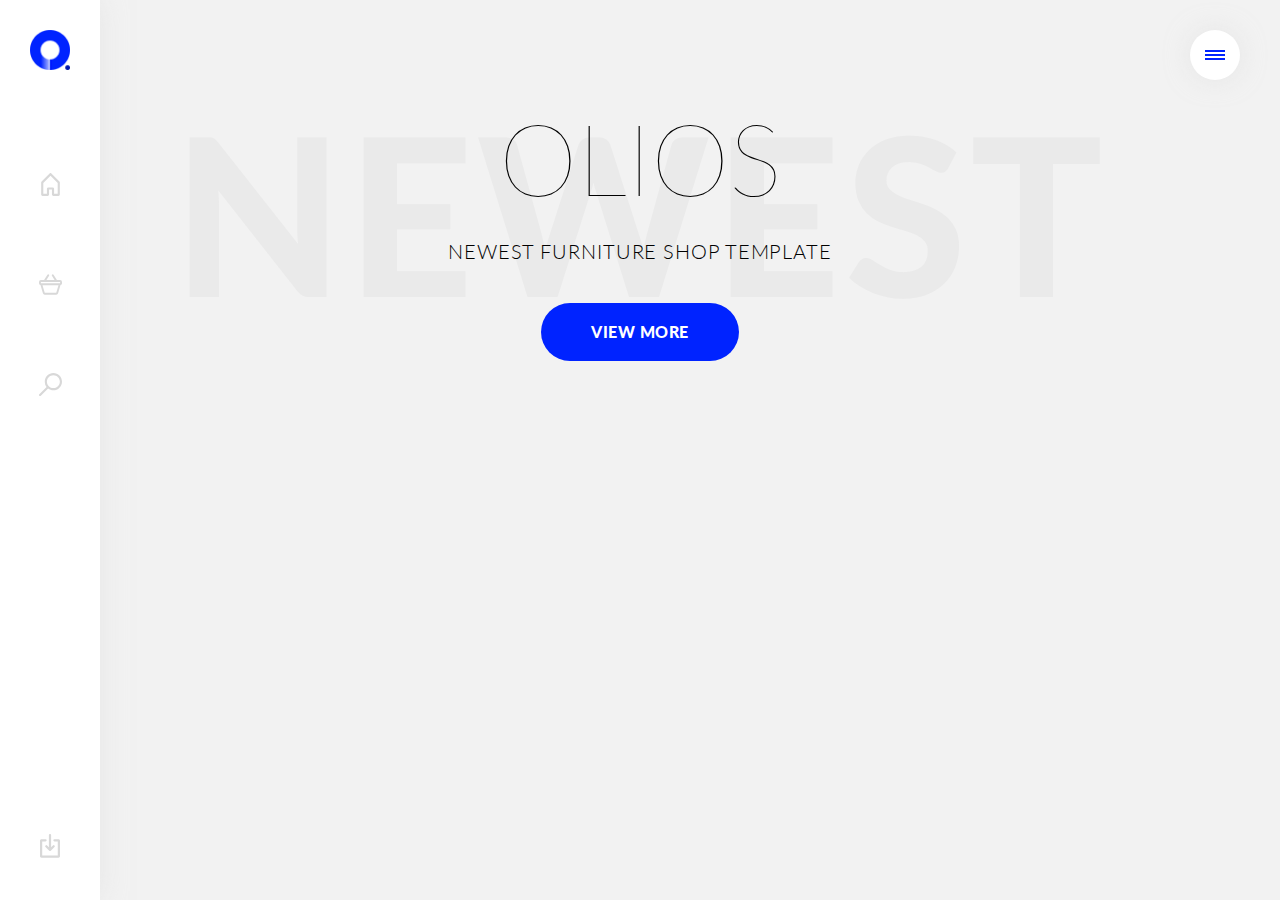
<file: index.html>
<!DOCTYPE html>
<html lang="en">
<head>
	<meta charset="UTF-8">
	<title>oliosTemplate</title>
	<link href="https://fonts.googleapis.com/css?family=Lato:100,300,400,900" rel="stylesheet">
	<link rel="stylesheet" href="css/normalize.css">
	<link rel="stylesheet" href="css/style.css">
</head>

<body>
	<div class="sidebar aligner">
		<a href="#" class="logo">
			<picture>
				<!-- <source type="image/svg+xml" srcset="img/LOGO3.svg"> -->
				<img src="img/LOGO.png" alt="logo">
			</picture>
		</a>
		<!-- /.logo -->

		<div class="items">
			<a href="index.html" class="item">
				<svg xmlns="http://www.w3.org/2000/svg" width="" height="" viewBox="0 0 26 32">
				<path fill="#d8d8d8" d="M23 13.743V29h-5v-7a2 2 0 0 0-2-2h-6a2 2 0 0 0-2 2v7H3V13.743l10-10zM13.884.383a1.25 1.25 0 0 0-1.768 0L.586 11.914A2.001 2.001 0 0 0 0 13.329V30a2 2 0 0 0 2 2h7a2 2 0 0 0 2-2v-7h4v7a2 2 0 0 0 2 2h7a2 2 0 0 0 2-2V13.328c0-.53-.211-1.039-.586-1.414z"/>
				</svg>
			</a>
			<a href="#" class="item">
				<svg xmlns="http://www.w3.org/2000/svg" width="" height="" viewBox="0 0 36 32">
				<path fill="#d8d8d8" d="M36 12v2c0 1.42-.99 2.604-2.317 2.915L29.88 29.848A3.003 3.003 0 0 1 27 32H9a3.002 3.002 0 0 1-2.879-2.152L2.317 16.915A2.996 2.996 0 0 1 0 14v-2a3 3 0 0 1 3-3h5.095c.037-.102.075-.203.132-.294l5-8a1.5 1.5 0 0 1 2.547 1.588L11.582 9h12.836l-4.191-6.706A1.5 1.5 0 0 1 22.774.706l5 8c.056.09.094.192.131.294H33a3 3 0 0 1 3 3zM3 14h30v-2H3zm27.53 3H5.47L9 29.002 27 29z"/>
				</svg>
			</a>
			<a href="#search-block" class="item">
				<svg xmlns="http://www.w3.org/2000/svg" width="" height="" viewBox="0 0 32 32">
				<path fill="#d8d8d8" d="M32 12c0 6.627-5.373 12-12 12-2.773 0-5.319-.95-7.35-2.53L2.56 31.56a1.495 1.495 0 0 1-2.12 0 1.495 1.495 0 0 1 0-2.12l10.09-10.09A11.926 11.926 0 0 1 8 12C8 5.373 13.373 0 20 0s12 5.373 12 12zm-3 0c0-4.963-4.037-9-9-9s-9 4.037-9 9 4.037 9 9 9 9-4.037 9-9z"/>
				</svg>
			</a>
		</div>
		<!-- /.items -->

		<div class="in">
			<a href="#">
				<svg xmlns="http://www.w3.org/2000/svg" width="" height="" viewBox="0 0 27 32">
				<path fill="#d8d8d8" d="M25 32H2c-1.103 0-2-.898-2-2V9c0-1.103.897-2 2-2h5.5a1.5 1.5 0 0 1 0 3H3v19h21V10h-4.5a1.5 1.5 0 0 1 0-3H25c1.103 0 2 .897 2 2v21c0 1.102-.897 2-2 2zm-5-15.5c0 .414-.168.789-.44 1.06l-5 5a1.495 1.495 0 0 1-2.121 0l-5-5a1.5 1.5 0 0 1 2.12-2.12l2.441 2.439V1.499a1.5 1.5 0 0 1 3 0v16.38l2.44-2.44A1.5 1.5 0 0 1 20 16.5z"/>
				</svg>
			</a>
		</div>
		<!-- /.in -->
	</div>
	<!-- /.sidebar -->

	<div class="main">
		<div class="main-item main-item_1 upper aligner">
			<h2>olios</h2>
			<h3 class="upper">newest furniture shop template</h3>
			<span>newest</span>
			<button class="main-btn upper">view more</button>
		</div>
	</div>

	<div id="main-menu" class="menu">
		<a class="hamburger" id="close-menu" href="#close">
			<span></span>
			<span></span>
		</a>
		<!-- /.hamburger -->

		<ul class="navigation">
			<!-- <li><a href="products.html">
				<img src="" alt="">
			</a></li> -->
			<li><a href="products.html">living room
				<img src="img/livingRoom.png" alt="">
			</a></li>
			<li><a href="#">office
				<img src="img/office.png" alt="">
			</a></li>
			<li><a href="#">for kids
				<img src="img/forKids.png" alt="">
			</a></li>
			<li><a href="#">kitchen
				<img src="img/kitchen.png" alt="">
			</a></li>
			<li><a href="#">accesories
				<img src="img/accesories.png" alt="">
			</a></li>
		</ul>
		<div class="categories-link">
			<a href="#" class="upper">show all categories</a>
			<span class="link-line"></span>
		</div>
	</div>
	<!-- main-menu -->
	
	<a class="hamburger" href="#main-menu">
		<span></span>
		<span></span>
		<span></span>
	</a>
	<!-- /.hamburger -->

	<div id="search-block" class="search-block">
		<form action="#">
			<input type="text" class="input-search upper" value="red seat">
			<a class="search-close" href="#close">&times</a>
			<p class="help-text">Type product that you are looking for</p>
		</form>
		<div class="search-result upper">
			<div class="result-product">
				<img src="img/redSeat.png" alt="redSeat">
				<span>red seat</span>
			</div>
			<div class="result-product">
				<img src="img/blueSeat.png" alt="blueSeat">
				<span>blue seat</span>
			</div>
			<!-- /.result-product -->
		</div>
		<!-- /.search-result -->
	</div>
	<!-- .search-block -->

	<script src="js/jquery-1.12.4.min.js"></script>
	<!-- <script
	  src="https://code.jquery.com/jquery-1.12.4.min.js"
	  integrity="sha256-ZosEbRLbNQzLpnKIkEdrPv7lOy9C27hHQ+Xp8a4MxAQ="
	  crossorigin="anonymous"></script>
	<script> -->
		
	</script>
</body>
</html>
</file>
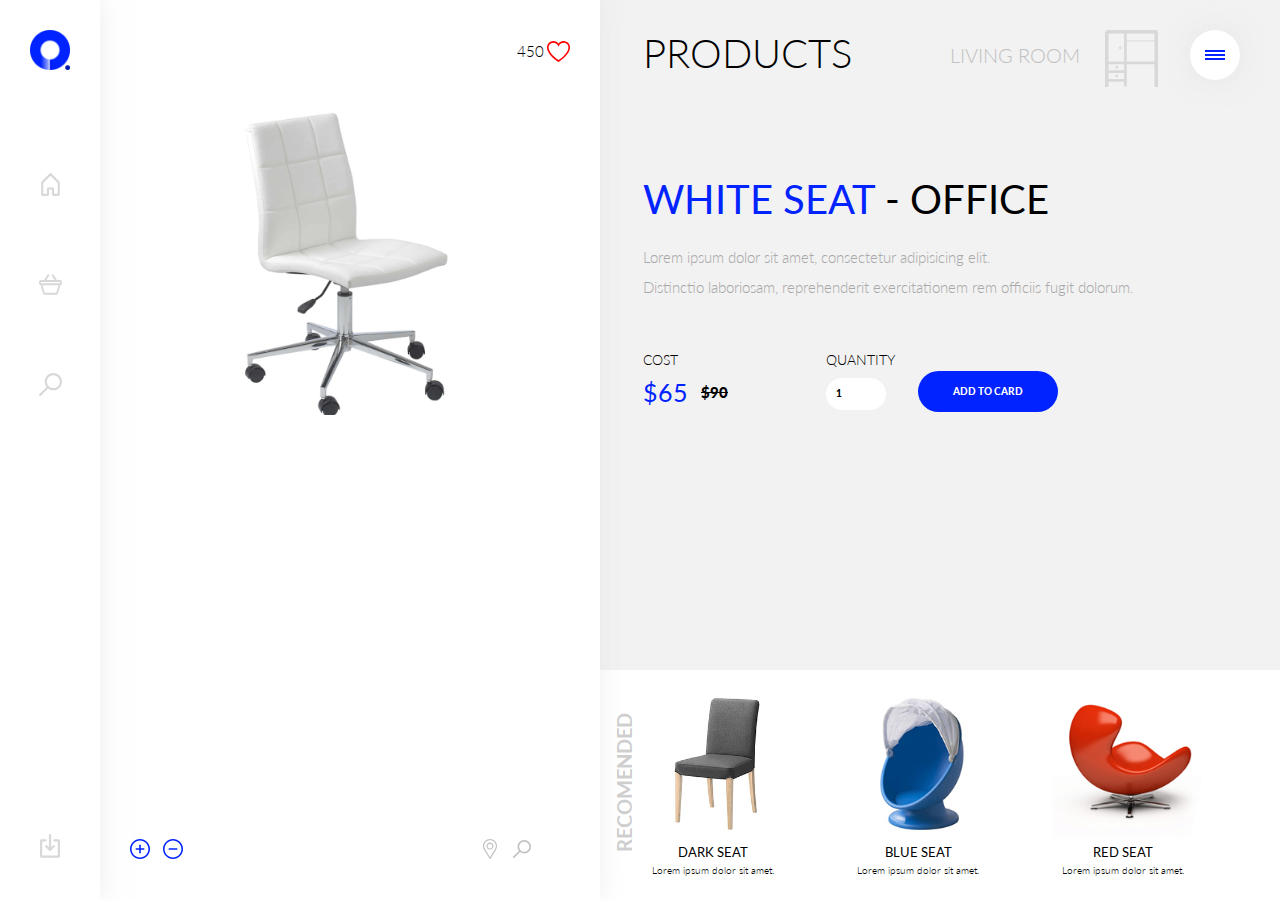
<file: card.html>
<!DOCTYPE html>
<html lang="en">
<head>
	<meta charset="UTF-8">
	<title>card</title>
	<link href="https://fonts.googleapis.com/css?family=Lato:100,300,400,900" rel="stylesheet">
	<link rel="stylesheet" href="css/normalize.css">
	<link rel="stylesheet" href="css/style.css">
</head>
<body>
	<div class="sidebar aligner">
		<a href="index.html" class="logo">
			<picture>
				<!-- <source type="image/svg+xml" srcset="img/LOGO3.svg"> -->
				<img src="img/LOGO.png" alt="logo">
			</picture>
		</a>
		<!-- /.logo -->

		<div class="items">
			<a href="index.html" class="item">
				<svg xmlns="http://www.w3.org/2000/svg" width="" height="" viewBox="0 0 26 32">
				<path fill="#d8d8d8" d="M23 13.743V29h-5v-7a2 2 0 0 0-2-2h-6a2 2 0 0 0-2 2v7H3V13.743l10-10zM13.884.383a1.25 1.25 0 0 0-1.768 0L.586 11.914A2.001 2.001 0 0 0 0 13.329V30a2 2 0 0 0 2 2h7a2 2 0 0 0 2-2v-7h4v7a2 2 0 0 0 2 2h7a2 2 0 0 0 2-2V13.328c0-.53-.211-1.039-.586-1.414z"/>
				</svg>
			</a>
			<a href="#" class="item">
				<svg xmlns="http://www.w3.org/2000/svg" width="" height="" viewBox="0 0 36 32">
				<path fill="#d8d8d8" d="M36 12v2c0 1.42-.99 2.604-2.317 2.915L29.88 29.848A3.003 3.003 0 0 1 27 32H9a3.002 3.002 0 0 1-2.879-2.152L2.317 16.915A2.996 2.996 0 0 1 0 14v-2a3 3 0 0 1 3-3h5.095c.037-.102.075-.203.132-.294l5-8a1.5 1.5 0 0 1 2.547 1.588L11.582 9h12.836l-4.191-6.706A1.5 1.5 0 0 1 22.774.706l5 8c.056.09.094.192.131.294H33a3 3 0 0 1 3 3zM3 14h30v-2H3zm27.53 3H5.47L9 29.002 27 29z"/>
				</svg>
			</a>
			<a href="#search-block" class="item">
				<svg xmlns="http://www.w3.org/2000/svg" width="" height="" viewBox="0 0 32 32">
				<path fill="#d8d8d8" d="M32 12c0 6.627-5.373 12-12 12-2.773 0-5.319-.95-7.35-2.53L2.56 31.56a1.495 1.495 0 0 1-2.12 0 1.495 1.495 0 0 1 0-2.12l10.09-10.09A11.926 11.926 0 0 1 8 12C8 5.373 13.373 0 20 0s12 5.373 12 12zm-3 0c0-4.963-4.037-9-9-9s-9 4.037-9 9 4.037 9 9 9 9-4.037 9-9z"/>
				</svg>
			</a>
		</div>
		<!-- /.items -->

		<div class="in">
			<a href="#">
				<svg xmlns="http://www.w3.org/2000/svg" width="" height="" viewBox="0 0 27 32">
				<path fill="#d8d8d8" d="M25 32H2c-1.103 0-2-.898-2-2V9c0-1.103.897-2 2-2h5.5a1.5 1.5 0 0 1 0 3H3v19h21V10h-4.5a1.5 1.5 0 0 1 0-3H25c1.103 0 2 .897 2 2v21c0 1.102-.897 2-2 2zm-5-15.5c0 .414-.168.789-.44 1.06l-5 5a1.495 1.495 0 0 1-2.121 0l-5-5a1.5 1.5 0 0 1 2.12-2.12l2.441 2.439V1.499a1.5 1.5 0 0 1 3 0v16.38l2.44-2.44A1.5 1.5 0 0 1 20 16.5z"/>
				</svg>
			</a>
		</div>
		<!-- /.in -->
	</div>
	<!-- /.sidebar -->

	<div class="card-product">
		<div class="photo-block">
			<div class="rating">
				<span>450</span>
				<svg version="1.1" id="svg-like" xmlns="http://www.w3.org/2000/svg" xmlns:xlink="http://www.w3.org/1999/xlink" x="0px" y="0px"
					 width="" height="" viewBox="0 0 979.494 979.494" style="enable-background:new 0 0 979.494 979.494;"
					 xml:space="preserve">
					<path d="M964.616,227.519c-15.63-44.595-43.082-84.824-79.389-116.338c-36.341-31.543-80.051-53.048-126.404-62.188
					c-17.464-3.444-35.421-5.19-53.371-5.19c-52.371,0-103.306,14.809-147.296,42.827c-26.482,16.867-49.745,38.022-68.908,62.484
					c-19.158-24.415-42.405-45.53-68.859-62.364C376.42,58.773,325.52,43.985,273.189,43.985c-0.003,0,0.001,0-0.001,0
					c-43.604,0-87.367,10.77-126.546,31.143c-39.15,20.358-73.104,49.978-98.188,85.658C22.752,197.343,7.096,238.278,1.92,282.453
					c-4.532,38.687-1.032,80.217,10.405,123.436c22.656,85.615,72.803,163.707,110.882,214.142
					c82.795,109.659,196.636,209.196,348.028,304.301l18.085,11.36l18.086-11.36C693.624,807.35,823.602,683.842,904.764,546.749
					c46.678-78.844,70.994-149.084,74.343-214.733C980.972,295.429,976.096,260.271,964.616,227.519z M489.322,855.248
					c-135.253-87.096-237.398-177.586-311.846-276.192c-34.407-45.571-79.583-115.623-99.414-190.562
					c-9.245-34.937-12.14-67.951-8.604-98.128c3.846-32.824,15.494-63.262,34.623-90.47c18.844-26.803,44.41-49.085,73.932-64.436
					c29.533-15.357,62.444-23.474,95.176-23.474c39.377,0,77.654,11.113,110.692,32.136c32.204,20.492,58.094,49.399,74.868,83.596
					l30.559,62.292l30.505-62.318c16.759-34.238,42.648-63.183,74.872-83.705c33.057-21.054,71.358-32.182,110.767-32.182
					c13.544,0,27.074,1.314,40.216,3.905c34.739,6.85,67.585,23.042,94.986,46.826c27.39,23.774,48.064,54.023,59.79,87.476
					c8.547,24.385,12.164,50.811,10.75,78.542c-2.772,54.379-24.017,114.42-64.944,183.553
					C773.338,635.262,656.457,747.659,489.322,855.248z"/>
				</svg>
			</div>
			<!-- .rating -->
			<div class="photo-product">
				<img src="img/whiteseat.png" alt="seat">
			</div>
			<div class="card-panel">
				<div class="zoom">
					<svg height="" viewBox="0 0 512 512" width="" xmlns="http://www.w3.org/2000/svg">
					<path d="m437.019531 74.980469c-48.351562-48.351563-112.640625-74.980469-181.019531-74.980469s-132.667969 26.628906-181.019531 74.980469c-48.351563 48.351562-74.980469 112.640625-74.980469 181.019531s26.628906 132.667969 74.980469 181.019531c48.351562 48.351563 112.640625 74.980469 181.019531 74.980469s132.667969-26.628906 181.019531-74.980469c48.351563-48.351562 74.980469-112.640625 74.980469-181.019531s-26.628906-132.667969-74.980469-181.019531zm-181.019531 397.019531c-119.101562 0-216-96.898438-216-216s96.898438-216 216-216 216 96.898438 216 216-96.898438 216-216 216zm20-236.019531h90v40h-90v90h-40v-90h-90v-40h90v-90h40zm0 0"/>
					</svg>
					<svg height="" viewBox="0 0 512 512" width="" xmlns="http://www.w3.org/2000/svg"><path d="m256 512c-68.378906 0-132.667969-26.628906-181.019531-74.980469-48.351563-48.351562-74.980469-112.640625-74.980469-181.019531s26.628906-132.667969 74.980469-181.019531c48.351562-48.351563 112.640625-74.980469 181.019531-74.980469s132.667969 26.628906 181.019531 74.980469c48.351563 48.351562 74.980469 112.640625 74.980469 181.019531s-26.628906 132.667969-74.980469 181.019531c-48.351562 48.351563-112.640625 74.980469-181.019531 74.980469zm0-472c-119.101562 0-216 96.898438-216 216s96.898438 216 216 216 216-96.898438 216-216-96.898438-216-216-216zm110 195.980469h-220v40h220zm0 0"/></svg>
				</div>
				<!-- zoom -->
				<div class="search">
					<svg version="1.1" id="map-icon" xmlns="http://www.w3.org/2000/svg" xmlns:xlink="http://www.w3.org/1999/xlink" x="0px" y="0px"
					viewBox="0 0 512 512" style="enable-background:new 0 0 512 512;" xml:space="preserve">
					<path d="M256,0C156.748,0,76,80.748,76,180c0,33.534,9.289,66.26,26.869,94.652l142.885,230.257
					c2.737,4.411,7.559,7.091,12.745,7.091c0.04,0,0.079,0,0.119,0c5.231-0.041,10.063-2.804,12.75-7.292L410.611,272.22
					C427.221,244.428,436,212.539,436,180C436,80.748,355.252,0,256,0z M384.866,256.818L258.272,468.186l-129.905-209.34
					C113.734,235.214,105.8,207.95,105.8,180c0-82.71,67.49-150.2,150.2-150.2S406.1,97.29,406.1,180
					C406.1,207.121,398.689,233.688,384.866,256.818z"/>
					<path d="M256,90c-49.626,0-90,40.374-90,90c0,49.309,39.717,90,90,90c50.903,0,90-41.233,90-90C346,130.374,305.626,90,256,90z
					M256,240.2c-33.257,0-60.2-27.033-60.2-60.2c0-33.084,27.116-60.2,60.2-60.2s60.1,27.116,60.1,60.2
					C316.1,212.683,289.784,240.2,256,240.2z"/>
					</svg>
					<svg id="search-icon" xmlns="http://www.w3.org/2000/svg" width="0px" height="0px" viewBox="0 0 32 32">
						<path d="M32 12c0 6.627-5.373 12-12 12-2.773 0-5.319-.95-7.35-2.53L2.56 31.56a1.495 1.495 0 0 1-2.12 0 1.495 1.495 0 0 1 0-2.12l10.09-10.09A11.926 11.926 0 0 1 8 12C8 5.373 13.373 0 20 0s12 5.373 12 12zm-3 0c0-4.963-4.037-9-9-9s-9 4.037-9 9 4.037 9 9 9 9-4.037 9-9z"/>
					</svg>
				</div>
				<!-- .search -->
			</div>
			<!-- card-panel -->
		</div>
		<!-- /.photo-block -->
		<div class="card-header">
			<div class="categories-header upper">
				<h2>Products</h2>
				<span>
					living room
					<img src="img/livingRoom.png" alt="">
				</span>				
			</div>
			<!-- card-header -->
			<div class="offer-text">
				<h3><span>white seat</span> - office</h3>
				<p>Lorem ipsum dolor sit amet, consectetur adipisicing elit.<br> Distinctio laboriosam, reprehenderit exercitationem rem officiis fugit dolorum.</p>
			</div>
			<!-- /.offer-text -->
			<div class="product-settings">
				<div class="cost">
					<span class="cost-head">cost</span>
					<strong class="product-price">$65</strong>
					<span><s>$90</s></span>
				</div>
				<div class="quantity">
					<span class="quantity-head">quantity</span>
					<input type="number" min="1" value="1" class="quantity-number">
				</div>
				<div class="card-btn">
					<button class="add-btn">add to card</button>
				</div>
			</div>
			<!-- /.product-settings -->
			<div class="recomended">
				<span class="recomended-head upper">recomended</span>
				<div class="recomended-good">
					<img src="img/chair.png" alt="">
					<h4>dark seat</h4>
					<p>Lorem ipsum dolor sit amet.</p>
				</div>
				<div class="recomended-good">
					<img src="img/blueSeat.png" alt="">
					<h4>blue seat</h4>
					<p>Lorem ipsum dolor sit amet.</p>
				</div>
				<div class="recomended-good problem">
					<img src="img/redSeat.png" alt="">
					<h4>red seat</h4>
					<p>Lorem ipsum dolor sit amet.</p>
				</div>

			</div>
		</div>
		<!-- card-header -->
	</div>
	<!-- /.card-products -->
	
	<div id="main-menu" class="menu">
	<a class="hamburger" id="close-menu" href="#close">
		<span></span>
		<span></span>
	</a>
	<!-- /.hamburger -->
		<ul class="navigation">
			<li><a href="products.html">living room
				<img src="img/livingRoom.png" alt="">
			</a></li>
			<li><a href="#">office
				<img src="img/office.png" alt="">
			</a></li>
			<li><a href="#">for kids
				<img src="img/forKids.png" alt="">
			</a></li>
			<li><a href="#">kitchen
				<img src="img/kitchen.png" alt="">
			</a></li>
			<li><a href="#">accesories
				<img src="img/accesories.png" alt="">
			</a></li>
		</ul>
		<div class="categories-link">
			<a href="#" class="upper">show all categories</a>
			<span class="link-line"></span>
		</div>
	</div>
	
	<a class="hamburger" href="#main-menu">
		<span></span>
		<span></span>
		<span></span>
	</a>
	<!-- /.hamburger -->

	<div id="search-block" class="search-block">
		<form action="#">
			<input type="text" class="input-search upper" value="red seat">
			<a class="search-close" href="#close">&times</a>
			<p class="help-text">Type product that you are looking for</p>
		</form>
		<div class="search-result upper">
			<div class="result-product">
				<img src="img/redSeat.png" alt="redSeat">
				<span>red seat</span>
			</div>
			<div class="result-product">
				<img src="img/blueSeat.png" alt="blueSeat">
				<span>blue seat</span>
			</div>
			<!-- /.result-product -->
		</div>
		<!-- /.search-result -->
	</div>
	<!-- .search-block -->

	<script src="js/jquery-1.12.4.min.js"></script>
	<!-- <script
	  src="https://code.jquery.com/jquery-1.12.4.min.js"
	  integrity="sha256-ZosEbRLbNQzLpnKIkEdrPv7lOy9C27hHQ+Xp8a4MxAQ="
	  crossorigin="anonymous"></script>
	<script> -->
		
	</script>
</body>
</html>
</file>
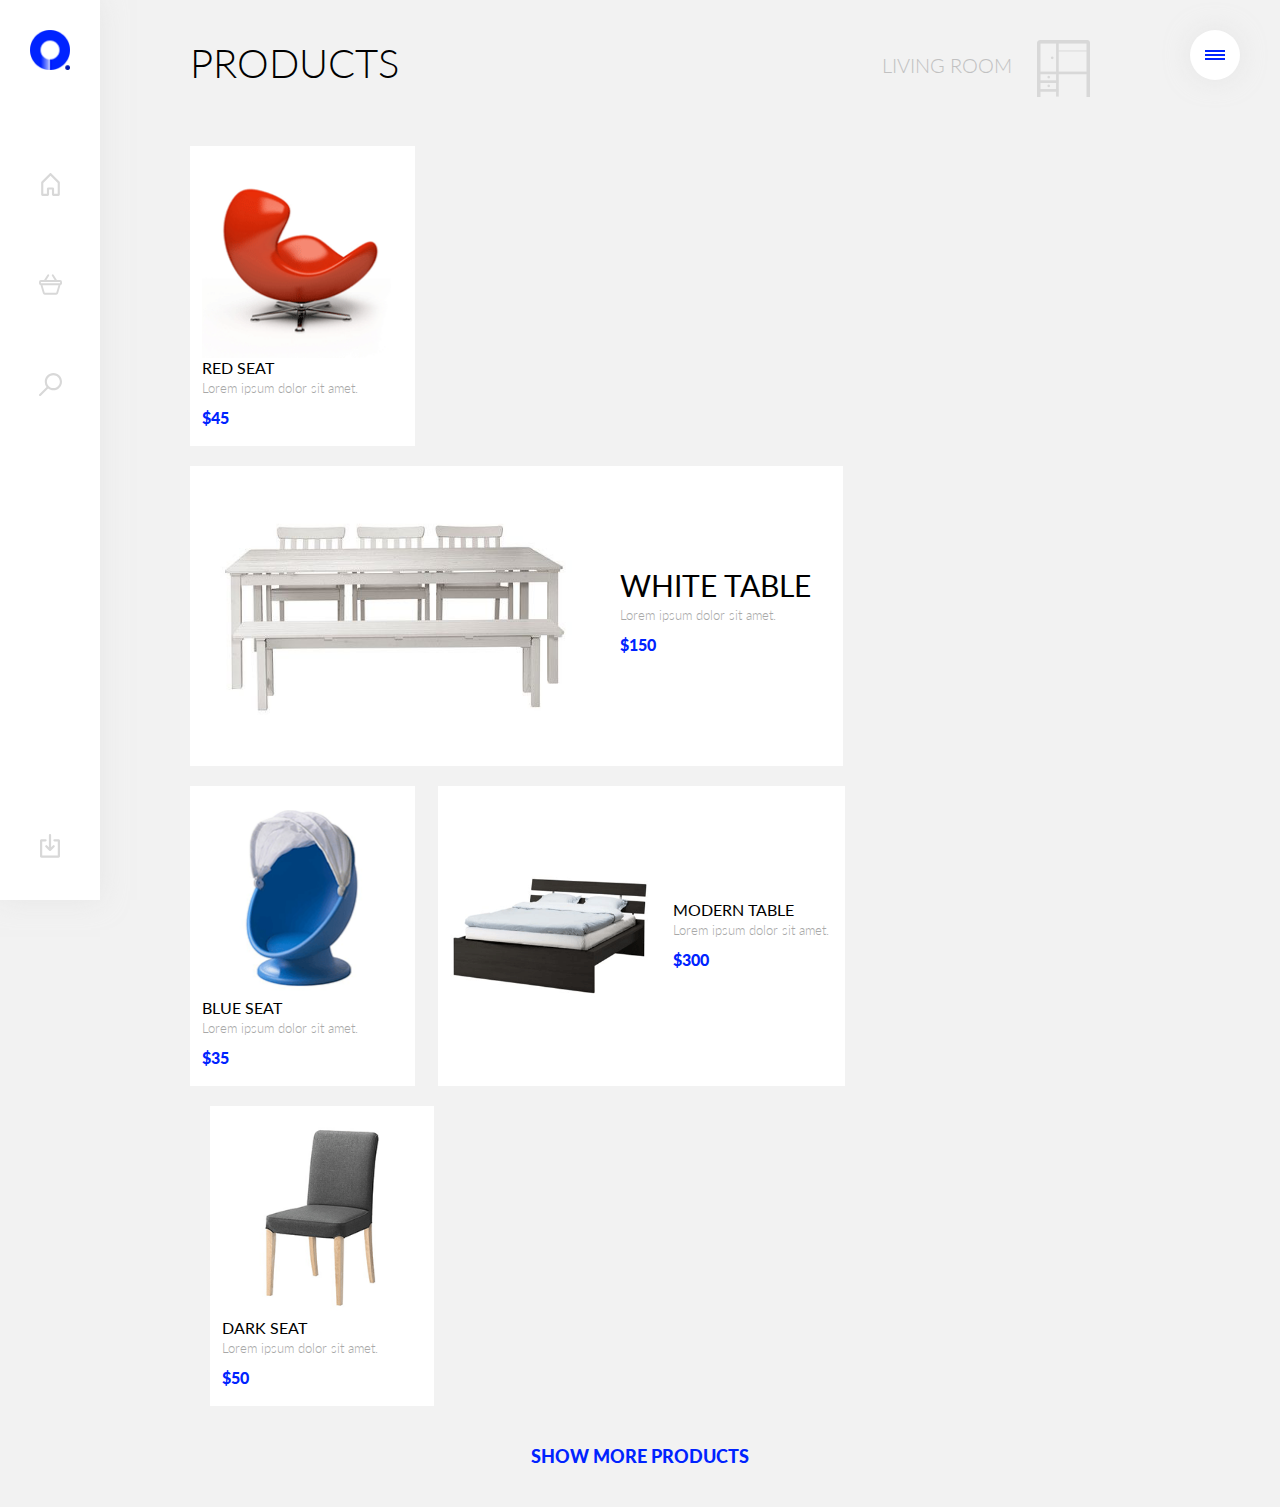
<file: products.html>
<!DOCTYPE html>
<html lang="en">
<head>
	<meta charset="UTF-8">
	<title>products</title>
	<link href="https://fonts.googleapis.com/css?family=Lato:100,300,400,900" rel="stylesheet">
	<link rel="stylesheet" href="css/normalize.css">
	<link rel="stylesheet" href="css/style.css">
</head>
<body>
	<div class="sidebar aligner">
		<a href="index.html" class="logo">
			<picture>
				<!-- <source type="image/svg+xml" srcset="img/LOGO3.svg"> -->
				<img src="img/LOGO.png" alt="logo">
			</picture>
		</a>
		<!-- /.logo -->

		<div class="items">
			<a href="index.html" class="item">
				<svg xmlns="http://www.w3.org/2000/svg" width="" height="" viewBox="0 0 26 32">
				<path fill="#d8d8d8" d="M23 13.743V29h-5v-7a2 2 0 0 0-2-2h-6a2 2 0 0 0-2 2v7H3V13.743l10-10zM13.884.383a1.25 1.25 0 0 0-1.768 0L.586 11.914A2.001 2.001 0 0 0 0 13.329V30a2 2 0 0 0 2 2h7a2 2 0 0 0 2-2v-7h4v7a2 2 0 0 0 2 2h7a2 2 0 0 0 2-2V13.328c0-.53-.211-1.039-.586-1.414z"/>
				</svg>
			</a>
			<a href="#" class="item">
				<svg xmlns="http://www.w3.org/2000/svg" width="" height="" viewBox="0 0 36 32">
				<path fill="#d8d8d8" d="M36 12v2c0 1.42-.99 2.604-2.317 2.915L29.88 29.848A3.003 3.003 0 0 1 27 32H9a3.002 3.002 0 0 1-2.879-2.152L2.317 16.915A2.996 2.996 0 0 1 0 14v-2a3 3 0 0 1 3-3h5.095c.037-.102.075-.203.132-.294l5-8a1.5 1.5 0 0 1 2.547 1.588L11.582 9h12.836l-4.191-6.706A1.5 1.5 0 0 1 22.774.706l5 8c.056.09.094.192.131.294H33a3 3 0 0 1 3 3zM3 14h30v-2H3zm27.53 3H5.47L9 29.002 27 29z"/>
				</svg>
			</a>
			<a href="#search-block" class="item">
				<svg xmlns="http://www.w3.org/2000/svg" width="" height="" viewBox="0 0 32 32">
				<path fill="#d8d8d8" d="M32 12c0 6.627-5.373 12-12 12-2.773 0-5.319-.95-7.35-2.53L2.56 31.56a1.495 1.495 0 0 1-2.12 0 1.495 1.495 0 0 1 0-2.12l10.09-10.09A11.926 11.926 0 0 1 8 12C8 5.373 13.373 0 20 0s12 5.373 12 12zm-3 0c0-4.963-4.037-9-9-9s-9 4.037-9 9 4.037 9 9 9 9-4.037 9-9z"/>
				</svg>
			</a>
		</div>
		<!-- /.items -->

		<div class="in">
			<a href="#">
				<svg xmlns="http://www.w3.org/2000/svg" width="" height="" viewBox="0 0 27 32">
				<path fill="#d8d8d8" d="M25 32H2c-1.103 0-2-.898-2-2V9c0-1.103.897-2 2-2h5.5a1.5 1.5 0 0 1 0 3H3v19h21V10h-4.5a1.5 1.5 0 0 1 0-3H25c1.103 0 2 .897 2 2v21c0 1.102-.897 2-2 2zm-5-15.5c0 .414-.168.789-.44 1.06l-5 5a1.495 1.495 0 0 1-2.121 0l-5-5a1.5 1.5 0 0 1 2.12-2.12l2.441 2.439V1.499a1.5 1.5 0 0 1 3 0v16.38l2.44-2.44A1.5 1.5 0 0 1 20 16.5z"/>
				</svg>
			</a>
		</div>
		<!-- /.in -->
	</div>
	<!-- /.sidebar -->

	<div class="categories">
		<div class="container centro">
			<div class="categories-header upper">
				<h2>Products</h2>
				<span>
					living room
					<img src="img/livingRoom.png" alt="">
				</span>				
			</div>
			<!-- categories-header -->
	
			<div class="products-cards">
				<a href="#" class="card">
					<img src="img/redSeat.png" alt="redSeat">
					<h3 class="upper">red seat</h3>
					<p>Lorem ipsum dolor sit amet.</p>
					<span class="card-price">$45</span>
				</a>
				<a href="#" class="card">
					<img src="img/table.png" alt="table">
					<span class="card-text">
						<h3 class="upper">white table</h3>
						<p>Lorem ipsum dolor sit amet.</p>
						<span class="card-price">$150</span>
					</span>
				</a>
				<a href="#" class="card">
					<img src="img/blueSeat.png" alt="blueSeat">
					<h3 class="upper">blue seat</h3>
					<p>Lorem ipsum dolor sit amet.</p>
					<span class="card-price">$35</span>
				</a>
				<a href="#" class="card">
					<img src="img/bed.png" class="card-bed" alt="table">
					<span class="card-text card-modern">
						<h3 class="upper">modern table</h3>
						<p>Lorem ipsum dolor sit amet.</p>
						<span class="card-price">$300</span>
					</span>
				</a>
				<a href="card.html" class="card">
					<img src="img/chair.png" alt="chair">
					<h3 class="upper">dark seat</h3>
					<p>Lorem ipsum dolor sit amet.</p>
					<span class="card-price">$50</span>
				</a>
			</div>
			<!-- products-cards -->
			
			<div class="show-link upper">
				<a href="#">show more products</a>
			</div>
		</div>
		<!-- .container -->
	</div>

	
	<div id="main-menu" class="menu">
	<a class="hamburger" id="close-menu" href="#close">
		<span></span>
		<span></span>
	</a>
	<!-- /.hamburger -->
		<ul class="navigation">
			<li><a href="products.html">living room
				<img src="img/livingRoom.png" alt="">
			</a></li>
			<li><a href="#">office
				<img src="img/office.png" alt="">
			</a></li>
			<li><a href="#">for kids
				<img src="img/forKids.png" alt="">
			</a></li>
			<li><a href="#">kitchen
				<img src="img/kitchen.png" alt="">
			</a></li>
			<li><a href="#">accesories
				<img src="img/accesories.png" alt="">
			</a></li>
		</ul>
		<div class="categories-link">
			<a href="#" class="upper">show all categories</a>
			<span class="link-line"></span>
		</div>
	</div>
	
	<a class="hamburger" href="#main-menu">
		<span></span>
		<span></span>
		<span></span>
	</a>
	<!-- /.hamburger -->

	<div id="search-block" class="search-block">
		<form action="#">
			<input type="text" class="input-search upper" value="red seat">
			<a class="search-close" href="#close">&times</a>
			<p class="help-text">Type product that you are looking for</p>
		</form>
		<div class="search-result upper">
			<div class="result-product">
				<img src="img/redSeat.png" alt="redSeat">
				<span>red seat</span>
			</div>
			<div class="result-product">
				<img src="img/blueSeat.png" alt="blueSeat">
				<span>blue seat</span>
			</div>
			<!-- /.result-product -->
		</div>
		<!-- /.search-result -->
	</div>
	<!-- .search-block -->

	<script src="js/jquery-1.12.4.min.js"></script>
	<!-- <script
	  src="https://code.jquery.com/jquery-1.12.4.min.js"
	  integrity="sha256-ZosEbRLbNQzLpnKIkEdrPv7lOy9C27hHQ+Xp8a4MxAQ="
	  crossorigin="anonymous"></script>
	<script> -->
		
	</script>
</body>
</html>
</file>
<file: css/style.css>
* {
	box-sizing: border-box;
	margin: 0;
	padding: 0;
}
html {
	font-size: 10px;
}
/*Flex Framework*/ 
.main_flex {display:flex;display:-webkit-flex;-webkit-flex-flow:row wrap;flex-flow:row wrap;} 
.main_flex__nowrap{display:flex;display:-webkit-flex;-webkit-flex-flow:row nowrap;flex-flow:row nowrap;} 
.flex__jcontent_between {justify-content:space-between;-webkit-justify-content:space-between;} 
.flex__jcontent_start{justify-content:flex-start;-webkit-justify-content:flex-start;}
.flex__jcontent_end{justify-content:flex-end;-webkit-justify-content:flex-end;} 
.flex__jcontent_center{justify-content:center;-webkit-justify-content:center;} 
.flex__jcontent_around{justify-content:space-around;-webkit-justify-content:space-around;} 
.flex__jcontent_between{justify-content:space-between;-webkit-justify-content:space-between;} 
.flex__auto {flex:auto;-webkit-flex:auto;-ms-flex:auto;} 
.flex__align-items_start{align-items:flex-start;-webkit-align-items:flex-start;} 
.flex__align-items_end{align-items:flex-end;-webkit-align-items:flex-end;} 
.flex__align-items_baseline{align-items:baseline;-webkit-align-items:baseline;} 
.flex__align-items_stretch{align-items:stretch;-webkit-align-items:stretch;} 
.flex__align-items_center{align-items:center;-webkit-align-items:center;} 
.flex__align-content_flex-start{align-content:flex-start;-webkit-align-content:flex-start;} 
.flex__align-content_flex-end{align-content:flex-end;-webkit-align-content:flex-end;} 
.flex__align-content_space-between{align-content:space-between;-webkit-align-content:space-between;} 
.flex__align-content_center{align-content:center;-webkit-align-content:center;} 
.flex__align-content_space-around{align-content:space-around;-webkit-align-content:space-around;} 
.flex__align-content_stretch{align-content:stretch;-webkit-align-content:stretch;} 
.flex__flex-grow_01{flex-grow:1;-webkit-flex-grow:1;} 
.flex__flex-grow_02{flex-grow:2;-webkit-flex-grow:2;} 
.flex__flex-grow_03{flex-grow:3;-webkit-flex-grow:3;} 
.flex__flex-grow_04{flex-grow:4;-webkit-flex-grow:4;}
body {
	font-family: 'Lato', sans-serif;
	font-weight: 300;
	/* font-family: 'Playfair Display', serif; */
	background-color: #f2f2f2;
	position: relative;
}
.aligner {
	text-align: center;
}
.centro {
	margin: 0px auto;
}
.upper {
	text-transform: uppercase;
}
.bold {
	font-weight: 700;
}
.light {
	font-weight: 300;
}
.white {
	color: #fff;
}
a, a:hover, button, button:hover, .anime {
	transition: all 200ms linear;
	cursor: pointer;
	text-decoration: none;
}
button:focus, input:focus {
	outline: none;
}
li {
	list-style: none;
}

/* decor sidebar */
.sidebar {
	width: 10rem;
	height: 100vh;
	box-shadow: 0 0 25px rgba(219, 219, 219, 0.5);
	background-color: #ffffff;
	position: fixed;
	top: 0;
	left: 0;
	z-index: 5;
	padding-top: 3rem;
	/* padding: 3.2rem 2.5rem 10rem 2.5rem; */
}
.sidebar svg:hover {
	transform: scale(.9);
	-webkit-transition: all .8s;
	-o-transition: all .8s;
	transition: all .8s;
}
.logo:hover {
	cursor: default;
}
.logo img {
	width: 4rem;
}
/* .logo img:hover {
	cursor: pointer;
} */
.items {
	padding-top: 10rem;
}
.items svg {
	width: 2.3rem;
	height: 2.3rem;
	/* vertical-align: middle; */
}
.item {
	margin-bottom: 5rem;
	display: block;
	height: 5rem;
}
/* .item img {
	width: 2rem;
} */
.in {
	position: absolute;
	bottom: 4rem;
	left: 50%;
	margin-left: -1rem;
}
.in svg {
	width: 2rem;
}
.hamburger {
	position: absolute;
	top: 3rem;
	right: 4rem;
	box-shadow: 0px 0px 25px 0px rgba(219, 219, 219, 0.5);
	border-radius: 50%;
	width: 5rem;
	height: 5rem;
	padding-top: 1.8rem;
	z-index: 99;
	background-color: #fff;
}
.hamburger span {
	display: block;
	background-color: #0023ff;
	margin: 2px auto;
	width: 40%;
	height: 2px;
}
.main {
	min-height: 450px;
	height: 100vh;
}
.main-item_1 {
	height: 100%;
	background: #efefef url(../img/main-item_1.jpg) center center no-repeat / cover;
}
.main-item {
	padding-top: 10rem;
	position: relative;
}
.main-item_1 h2 {
	font-size: 10rem;
	font-weight: 100;
	position: relative;
	z-index: 1;
}
.main-item_1 h3 {
	font-size: 2rem;
	font-weight: 300;
	letter-spacing: 0.9px;
	margin-top: 2.5rem;
	position: relative;
	z-index: 1;
}
.main-item_1 span {
	opacity: 0.7;
	color: #e7e7e7;
	font-size: 22rem;
	font-weight: 900;
	letter-spacing: 4.32px;
	position: absolute;
	left: 50%;
	transform: translateX(-50%) translateY(-70%);
	z-index: 0;
}
.main-btn {
	position: relative;
	z-index: 1;
	background-color: #0023ff;
	border: none;
	color: #ffffff;
	font-size: 1.6rem;
	font-weight: 900;
	letter-spacing: 0.45px;
	padding: 2rem 5rem;
	margin-top: 4rem;
	border-radius: 5rem;
}
.main-btn:hover {
	transform: scale(1.1);
	-webkit-transition: .8s;
	-o-transition: .8s;
	transition: .8s;
}
.menu {
	transform: translateX(100%);
	position: fixed;
	top: 0;
	right: 0;
	width: 35rem;
	background-color: #fff;
	height: 100vh;
	-webkit-transition: all 0.6s;
	-o-transition: all 0.6s;
	transition: all 0.6s;
}
#main-menu:target {
	transform: translateX(0);
	-webkit-box-shadow: 0 0 3rem rgba(0,0,0,.3);
	box-shadow: 0 0 3rem rgba(0,0,0,.3);
	z-index: 99;
}
#main-menu:target + .hamburger {
	display: none;
}
#close-menu {
	padding-top: 0;
}
#close-menu span {
	position: absolute;
	left: 50%;
	top: 50%;
	margin: 0;
}
#close-menu span:nth-child(1) {
	transform: translateX(-50%) translateY(-50%) rotate(45deg);
}
#close-menu span:nth-child(2) {
	transform: translateX(-50%) translateY(-50%) rotate(-45deg);	
}
.navigation {
	text-align: right;
	padding-top: 15rem;
}
.navigation li {
	display: block;
	padding-right: 5.5rem;
}
.navigation a {
	display: block;
	text-transform: uppercase;
	font-size: 2rem;
	color: #c1c1c1;
	line-height: 4;
	-webkit-transition: all .5s;
	-o-transition: all .5s;
	transition: all .5s;
}
.navigation a:hover {
	padding-right: 1rem;
}
.navigation img {
	width: 4rem;
	vertical-align: middle;
	display: inline-block;
	margin-left: 2rem;
}
.categories-link {
	position: absolute;
	bottom: 5rem;
	right: 50%;
	transform: translateX(50%);
}
.categories-link a {
	display: block;
	color: #0023ff;
	font-weight: 400;
	font-size: 1.3rem;
}
.categories-link span {
	-webkit-transition: all .5s;
	-o-transition: all .5s;
	transition: all .5s;
}
.categories-link a:hover + span {
	width: 30%;
}
.link-line {
	background-color: #0023ff;
	display: block;
	width: 70%;
	margin: 1rem auto;
	height: 2px;
}

/* products */
.container {
	width: 90rem;
	/* outline: 1px solid red; */
	/* padding-top: 1rem;
	padding-bottom: 1rem; */
}
.categories {
	padding-top: 4rem;
	padding-bottom: 4rem;
	min-height: 100vh;
}
.categories-header h2 {
	font-weight: 300;
	font-size: 4rem;
	display: inline-block;
}
.categories-header span {
	font-size: 2rem;
	color: #c1c1c1;
	display: inline-block;
	vertical-align: top;
	float: right;
}
.categories-header span img {
	display: inline;
	vertical-align: middle;
	margin-left: 2rem;
}
.products-cards {
	padding-top: 4rem;
	padding-bottom: 4rem;
}
.card {
	display: inline-block;
	background-color: #fff;
	color: #a8a8a8;
	line-height: 2rem;
	padding: 1.2rem;
	margin-top: 2rem;
	height: 30rem;
	vertical-align: middle;
}
.card h3 {
	font-size: 1.6rem;
	font-weight: 400;
	color: #000;
}
.card p {
	font-size: 1.3rem;
}
.card-price {
	color: #0023ff;
	font-weight: 900;
	font-size: 1.6rem;
	display: inline-block;
	margin-top: 1rem;
}
.card img {
	display: inline-block;
	height: 20rem;
	vertical-align: middle;
}
.card-text {
	display: inline-block;
	margin-left: 3rem;
	vertical-align: middle;
}
.card:nth-child(1), .card:nth-child(3) {
	width: 25%;
	margin-right: 2rem;
}
.card:nth-child(2) {
	width: 72.5%;
	padding-top: 5rem;
	/* line-height: 2rem; */
}
.card:nth-child(4) {
	width: 45.2%;
	line-height: 2rem;
	padding-top: 5rem;
}
.card-modern {
	margin-left: 2rem;
}
.card-bed {
	transform: scale(1.1, 1.3);
}
.card:nth-child(5) {
	margin-left: 2rem;
}
.card:nth-child(2) h3 {
	font-size: 3rem;
	margin-bottom: 1rem;
}
.show-link {
	text-align: center;
}
.show-link a {
	color: #0023ff;
	font-size: 1.8rem;
	font-weight: 900;
}
.show-link a:hover {
	opacity: .6;
}
.card-product {
	margin-left: 10rem;
}
.photo-block {
	display: inline-block;
	position: relative;
	background-color: #fff;
	width: 50rem;
	padding: 3rem;
	padding-top: 4rem;
	-webkit-box-shadow: 0px 0px 25px 0px rgba(219, 219, 219, 0.45);
	box-shadow: 0px 0px 25px 0px rgba(219, 219, 219, 0.45);
	/* outline: 1px solid red; */
	min-height: 100vh;
	z-index: 4;
}
.photo-block svg:hover {
	cursor: pointer;
}
.rating {
	text-align: right;
}
.rating span {
	font-size: 1.5rem;
	vertical-align: middle;
}
.rating svg {
	fill: red;
	width: 2.3rem;
	height: 2.3rem;
	vertical-align: middle;
}
.photo-product {
	padding-top: 10%;
	text-align: center;
}
.photo-product img {
	width: 70%;
	max-width: 40rem;
}
.card-panel {
	position: absolute;
	width: 100%;
	bottom: 3.4rem;
}
.zoom {
	display: inline-block;
	width: 30%;
	vertical-align: middle;
	padding-top: .5rem;
}
.zoom svg {
	margin-right: 1rem;
	fill: #0023ff;
	width: 2rem;
	height: 2rem;
}
/* .zoom span {
	display: inline-block;
	text-align: center;
	width: 2rem;
	height: 2rem;
	line-height: 1.8rem;
	border: 1px solid #0023ff;
}
 */
 .search {
 	display: inline-block;
 	vertical-align: middle;
 	width: 30%;
 	float: right;
 }
.search svg {
	fill: #c1c1c1;
	width: 3rem;
	height: 3rem;
}
#map-icon {
	width: 2rem;
	margin-right: 1rem;
}
#search-icon {
	width: 1.8rem;
}
.card-header {
	display: inline-block;
	vertical-align: top;
	padding-top: 3rem;
	padding-left: 4rem;
	width: 47%;
}
.offer-text h3 {
	text-transform: uppercase;
	font-size: 4rem;
	margin-top: 10rem;
	margin-bottom: 2rem;
	font-weight: 400;
}
.offer-text h3 span {
	color: #0023ff;
}
.offer-text p {
	font-size: 1.5rem;
	line-height: 2;
	color: #a8a8a8;
	margin-bottom: 3rem;
}
.product-settings {
	margin-top: 5rem;
}
.cost {
	display: inline-block;
	width: 35%;
	/* background-color: #aeaeae; */
}
.cost-head {
	text-transform: uppercase;
	display: block;
	font-size: 1.4rem;
	margin-bottom: 1rem;
}
.product-price {
	font-size: 2.5rem;
	font-weight: 400;
	color: #0023ff;
	vertical-align: middle;
}
.cost span s {
	vertical-align: middle;
	font-size: 1.5rem;
	margin-left: 1rem;
	font-weight: 900;
}
.quantity {
	display: inline-block;
	vertical-align: top;
}
.quantity-head {
	text-transform: uppercase;
	display: block;
	font-size: 1.4rem;
	margin-bottom: 1rem;
}
.quantity-number {
	width: 6rem;
	padding: 1rem;
	border-radius: 3rem;
	border: none;
	font-weight: 900;
}
.card-btn {
	display: inline-block;
	margin-left: 2rem;
}
.add-btn {
	padding: 1.5rem 3.5rem;
	border-radius: 50px;
	border: none;
	text-transform: uppercase;
	background-color: #0023ff;
	color: #fff;
	font-weight: 900;
}
.recomended {
	width: 53.8%;
	background-color: #fff;
	height: 23rem;
	position: absolute;
	bottom: 0;
	margin-left: -4%;
}
.recomended-head {
	top: 50%;
	position: absolute;
	font-size: 2rem;
	-webkit-transform-origin: 50%;
	-moz-transform-origin: 50%;
	-ms-transform-origin: 50%;
	-o-transform-origin: 50%;
	transform-origin: 50%;
	transform: rotate(-90deg) translateX(10%) translateY(-160%);
	font-weight: 900;
	color: rgba(0,0,0,.2);
	z-index: 1;
}
.recomended-good {
	/* height: 100%; */
	margin-left: 3rem;
	padding: 1rem;
	padding-left: 2rem;
	display: inline-block;
	width: 25%;
	/* background-color: #aeaeae; */
}
.recomended-good img {
	/* outline: 1px solid red; */
	width: 15rem;
	display: block;
	margin: 0 auto;
}
.recomended-good h4 {
	text-transform: uppercase;
	font-size: 1.3rem;
	font-weight: 400;
	line-height: 2;
	text-align: center;
}
.recomended-good p {
	text-align: center;
}
.problem {
	height: 150px;
}
.search-block {
	display: none;
}
.search-block:target {
	display: block;
	padding-left: 20rem;
	padding-top: 20rem;
	position: fixed;
	top: 0;
	left: 0;
	z-index: 4;
	width: 100vw;
	height: 100vh;
	min-height: 45rem;
	background-color: rgba(255, 255, 255, .9);
}
.input-search {
	background-color: transparent;
	height: 4rem;
	font-size: 6rem;
	padding: 3rem;
	padding-bottom: 4rem;
	padding-left: 0;
	font-weight: 100;
	width: 75%;
	border: none;
	border-bottom: 2px solid rgba(0, 0, 0, .2);
	/* display: inline-block; */
}
.search-close {
	font-size: 5rem;
	color: rgba(0, 0, 0, .5);
	vertical-align: top;
	/* display: inline-block; */
}
.help-text {
	font-size: 1.5rem;
	color: rgba(0, 0, 0, .4);
	margin-top: 2rem;
}
.search-result {
	margin-top: 3rem;
	/* display: inline-block; */
}
.result-product {
	display: inline-block;
	vertical-align: middle;
	width: 35%;
}
.result-product img {
	vertical-align: middle;
	width: 20rem;
}
.result-product span {
	vertical-align: middle;
	font-weight: 300;
	font-size: 3rem;
	margin-left: 2rem;
}







/* media */
@media (max-width: 1024px) {
	html {
		font-size: 8px;
	}
	.navigation {
		padding-top: 12rem;
	}
}
@media (max-width: 768px) {
	html {
		font-size: 6px;
	}
	.hamburger {
		padding-top: 1.5rem;
	}
}
@media (max-width: 580px) {
	html {
		font-size: 5px;
	}
	.hamburger {
		padding-top: 1.2rem;
	}
}
</file>
